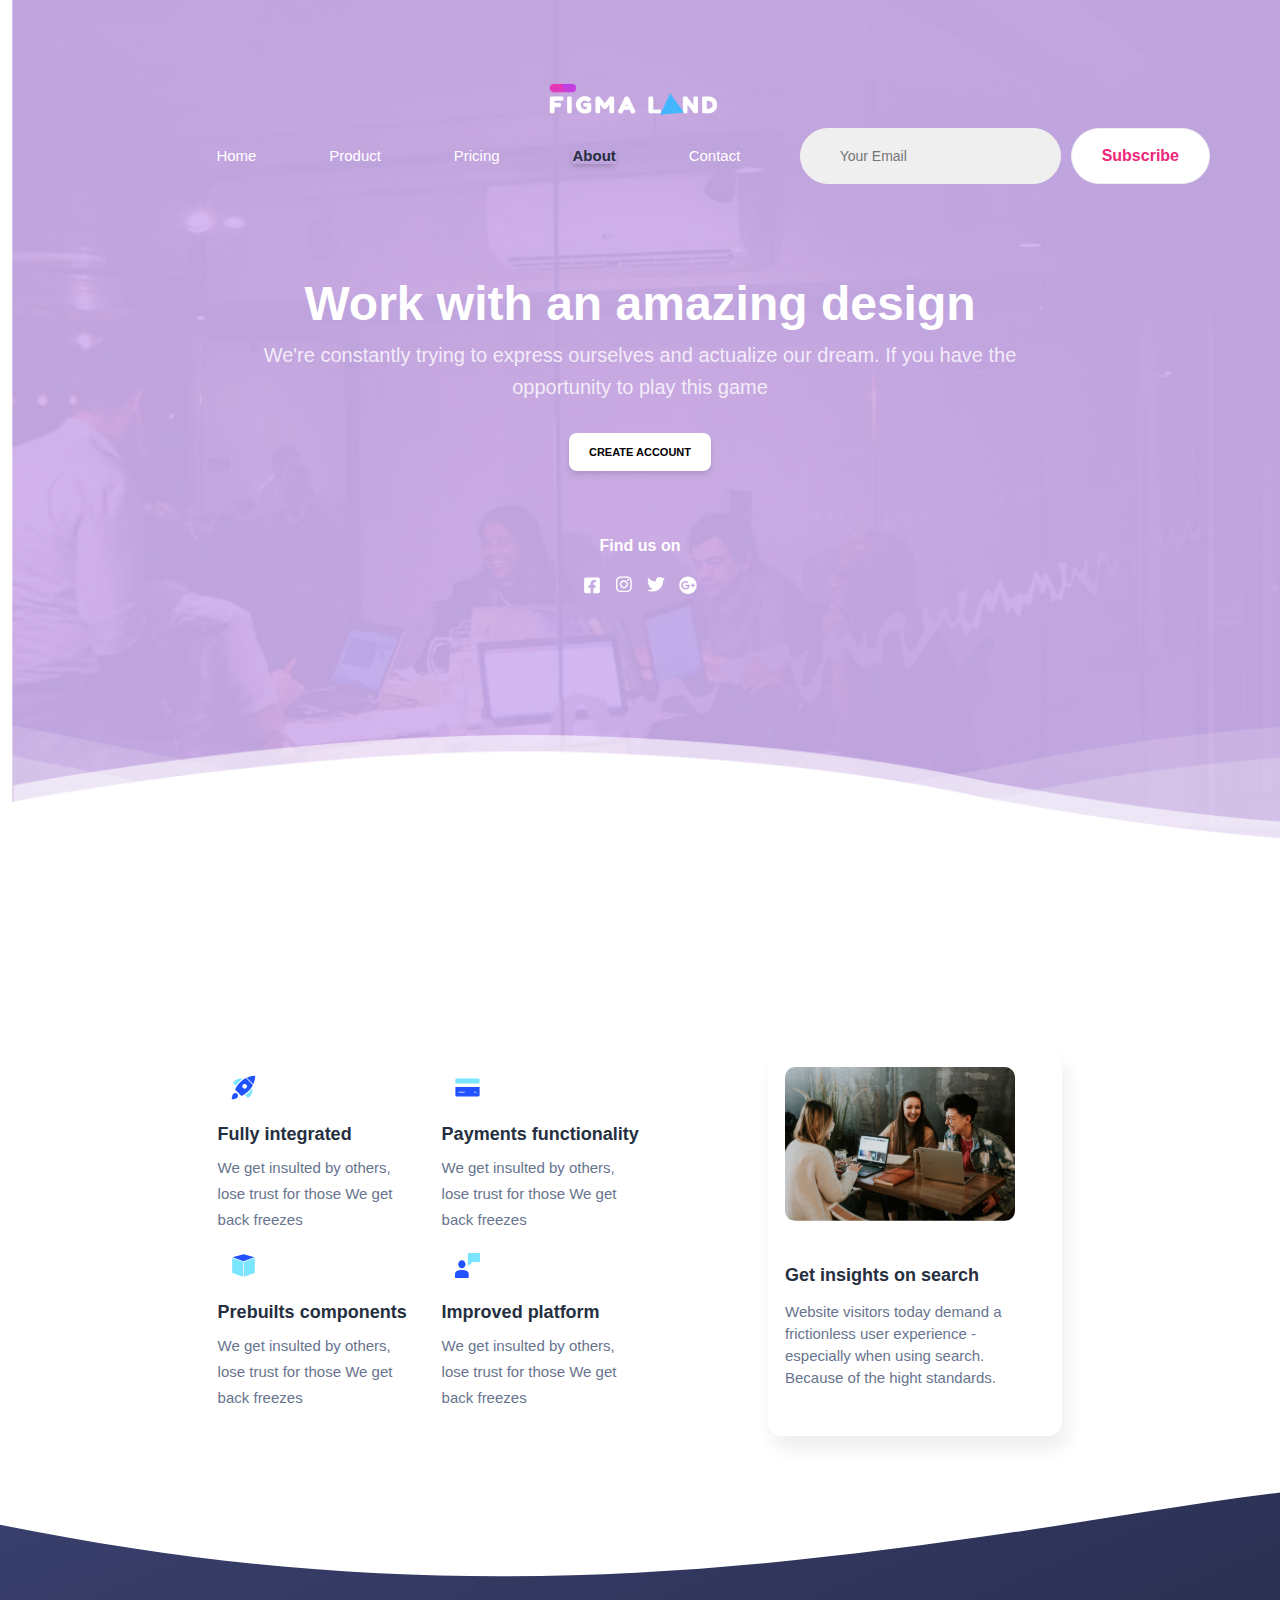
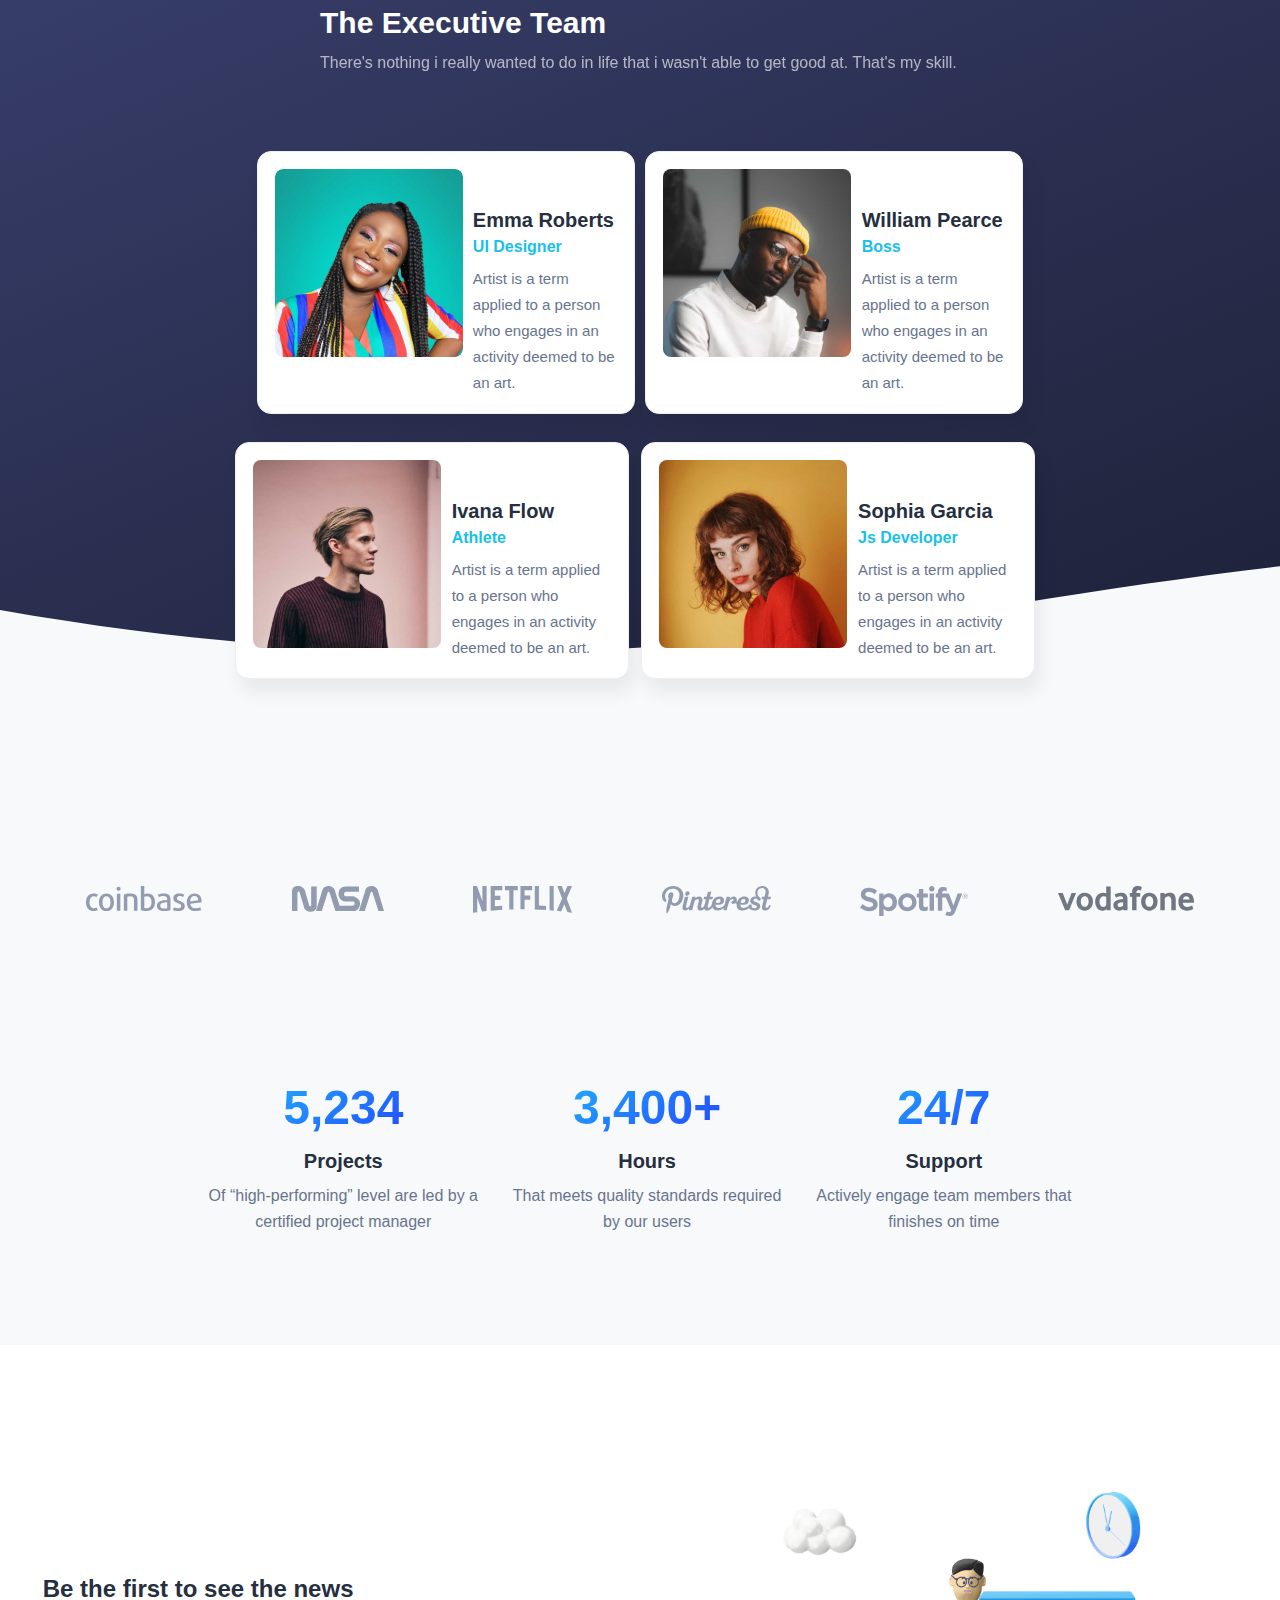
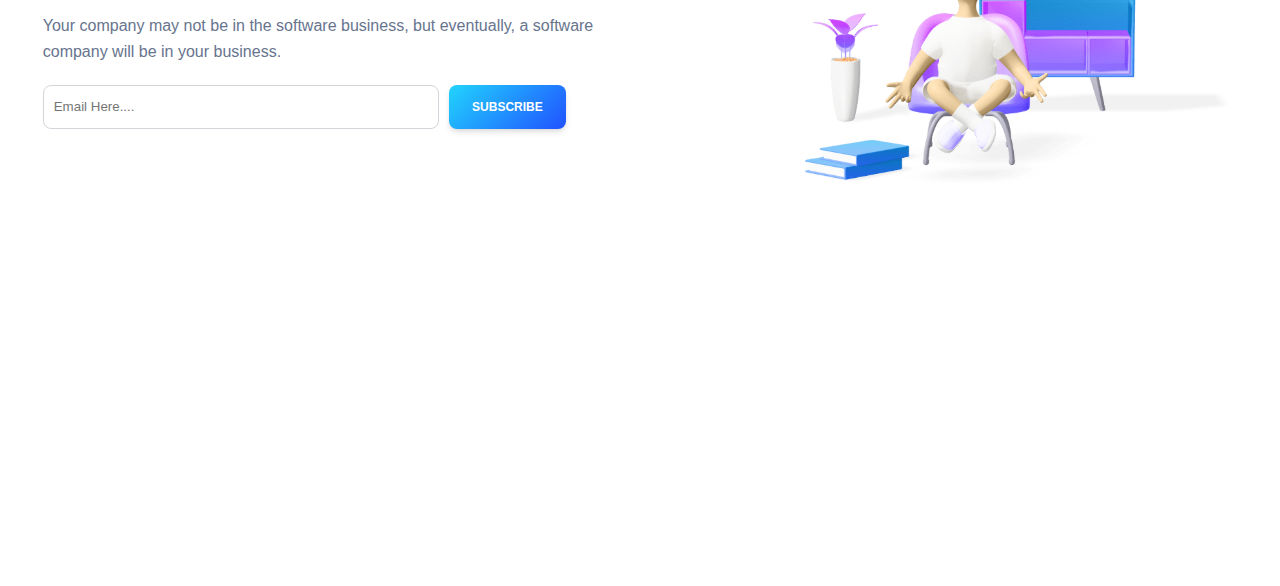
<file: about us.html>
<!DOCTYPE html>
<html lang="en">
<head>
    <meta charset="UTF-8">
    <meta http-equiv="X-UA-Compatible" content="IE=edge">
    <meta name="viewport" content="width=device-width, initial-scale=1.0">
    <link rel="stylesheet" href="./about us.css">
    <title>About Us Page</title>
</head>
<body>
    <header>
        <section class="header-section">
            <div class="logo">
                <img src="./Rectangle 4abt.svg" alt="">
                <div class="hamburger">
                    <span class="bar"></span>
                    <span class="bar"></span>
                    <span class="bar"></span>
                    <!-- <img src="./bx_bx-menu-alt-right.svg" class="hamburger" id="hamburger" alt=""> -->
                </div>
            </div>
            <div class="nav-ul">
                <nav>
                    <ul>
                        <li class="li-links">
                            <a href="./index.html" target="_blank">Home</a>
                        </li>
                        <li class="li-links">
                            <a href="#">Product</a>
                        </li>
                        <li class="li-links">
                            <a href="#">Pricing</a>
                        </li>
                        <li class="li-links"> 
                            <a href="#" ><span class="span-1">About</span></a>
                        </li>
                        <li class="li-links">
                            <a href="#">Contact</a>
                        </li>
                    </ul>
                </nav>
                <div class="subscribe">
                    <input type="text" placeholder="Your Email">
                    <button class="sus-btn">Subscribe</button>
                </div>
            </div>
            
        </section>

        <div class="head-txt">
            <h2>Welcome!</h2>
            <h1>Work with an amazing design</h1>
            <p>We're constantly trying to express ourselves and actualize our dream. If you have the <br> opportunity to play this game</p>
            <button class="btn">CREATE ACCOUNT</button>
            <h6>Find us on</h6>
            <div class="head-txt-img">
                <div class="txt-img">
                    <img src="./White.svg" alt="">
                </div>
                <div class="txt-img">
                    <img src="./WhiteIG.svg" alt="">
                </div>
                <div class="txt-img">
                    <img src="./WhiteTWEET.svg" alt="">
                </div>
                <div class="txt-img">
                    <img src="./WhiteGOOG.svg" alt="">
                </div>
            </div>
        </div>
    </header>
    <!-- header section ends here -->

    <!-- section 1 begins here -->
    <section class="do-am">
        <div class="main-cont1">
            <div class="section1">
                <div>
                    <img src="./Info about .svg" alt="">
                    <h5>Fully integrated</h5>
                    <h6>We get insulted by others, lose trust for those We get back freezes</h6>
                </div>
                <div>
                    <img src="./Info 2 about .svg" alt="">
                    <h5>Payments functionality</h5>
                    <h6>We get insulted by others, lose trust for those We get back freezes</h6>
                </div>
            </div>
            
            <div class="anada-sect1">
                <div>
                    <img src="./Info 3 about .svg" alt="">
                    <h5>Prebuilts components</h5>
                    <h6>We get insulted by others, lose trust for those We get back freezes</h6>
                </div>
                <dIv>
                    <img src="./Info 4 about .svg" alt="">
                    <h5>Improved platform</h5>
                    <h6>We get insulted by others, lose trust for those We get back freezes</h6>
                </dIv>
            </div>
        </div>

        <div class="main-cont2">
            <div class="cont2-section">
                <img src="./Image abt us.svg" alt="">
                <h5>Get insights on search</h5>
                <h6>Website visitors today demand a frictionless user experience - especially when using search. Because of the hight standards.</h6>
            </div>
        </div>
    </section>
    <!-- section 1 ends here -->

    <!-- section 2 starts here -->
    <section class="executive">
        <div class="exe-txt">
            <h2>The Executive Team</h2>
            <p>There's nothing i really wanted to do in life that i wasn't able to get good at. That's my skill.</p>
        </div>
        <div class="madd">
            <div class="madd-content"> 
                <div class="talk">
                    <div class="con">
                        <img src="./Mask Groupabt.svg" alt="">
                    </div>
                    <div class="con-txt">
                        <h5>Emma Roberts</h5>
                        <h6>UI Designer</h6>
                        <h4>Artist is a term applied to a person who engages in an activity deemed to be an art.</h4>
                    </div>
                </div>

                <div class="talk">
                    <div class="con-1">
                        <img src="./Imageabt.png" alt="">
                    </div>
                    <div class="con-txt">
                        <h5>William Pearce</h5>
                        <h6>Boss</h6>
                        <h4>Artist is a term applied to a person who engages in an activity deemed to be an art.</h4>
                    </div>
                </div>
            </div>

            <div class="madd-content2"> 
                <div class="talk-2">
                    <div class="con">
                        <img src="./Image2abt.svg" alt="">
                    </div>
                    <div class="con-txt">
                        <h5>Ivana Flow</h5>
                        <h6>Athlete</h6>
                        <h4>Artist is a term applied to a person who engages in an activity deemed to be an art.</h4>
                    </div>
                </div>

                <div class="talk-2">
                    <div class="con">
                        <img src="./Image3abt.svg" alt="">
                    </div>
                    <div class="con-txt">
                        <h5>Sophia Garcia</h5>
                        <h6>Js Developer</h6>
                        <h4>Artist is a term applied to a person who engages in an activity deemed to be an art.</h4>
                    </div>
                </div>
            </div>
        </div>
    </section>
    <!-- section 2 ends here -->

    <!-- section 3 starts here -->
    <section class="sect3">
        <div class="image-cont">
            <div>
                <img src="./Coinbase Logo.svg" alt="">
            </div>
            <div>
                <img src="./Logosabt.svg" alt="">
            </div>
            <div>
                <img src="./Logosnetflix.svg" alt="">
            </div>
            <div>
                <img src="./Logospinterst.svg" alt="">
            </div>
            <div>
                <img src="./Logosspotify.svg" alt="">
            </div>
            <div>
                <img src="./Logosvodafone.svg" alt="">
            </div>
        </div>

        <div class="image-txt">
            <div>
                <h1>5,234</h1>
                <h5>Projects</h5>
                <h6>Of “high-performing” level are led by a <br> certified project manager</h6>
            </div>

            <div>
                <h1>3,400+</h1>
                <h5>Hours</h5>
                <h6>That meets quality standards required <br> by our users</h6>
            </div>

            <div>
                <h1>24/7</h1>
                <h5>Support</h5>
                <h6>Actively engage team members that <br> finishes on time</h6>
            </div>
        </div>
    </section>
    <!-- section 3 ends here -->

    <!-- sectiion 4 starts here -->
    <section class="sect-4">
        <div class="flex-txt">
            <h4>Be the first to see the news</h4>
            <h6>Your company may not be in the software business, but eventually, a software <br> company will be in your business.</h6>
            <div class="nuct">
                <input type="text" placeholder="Email Here....">
                <div class="nuct-btn">
                    <button>SUBSCRIBE</button>
                </div>
            </div>
        </div>

        <div class="flex-img">
            <img src="./nnnnnn.svg" alt="">
        </div>
    </section>

    <script src="./about us.js"></script>
</body>
</html>
</file>
<file: about us.css>
* {
    margin: 0;
    padding: 0;
    box-sizing: border-box;
}

body {
    width: 100%;
}

@import url('https://fonts.googleapis.com/css2?family=Open+Sans:wght@300;400;500;600;700;800&family=Roboto:wght@100;300;400;500;700;900&display=swap');

:root {
    --font-family-primary: 'Open Sans', sans-serif
}

header {
    background-image: url(./Background.png);
    background-repeat: no-repeat;
    background-size: cover;
    height: 100vh;
}

.header-section {
    display: flex;
    padding: 70px;
}


.logo {
    width: 30%;
    display: flex;
    flex-direction: row;
    justify-content: space-between;
}

.hamburger {
    display: none;
    cursor: pointer;
    transition: 0.75s ease-in;
}

.bar {
    display: block;
    width: 25px;
    height: 3px;
    margin: 5px auto;
    -webkit-transition: all 0.3s ease-in-out;
    transition: all 0.3s ease-in-out;
    background-color: #fff;
}

.hamburger:hover {
    /* transform: rotate(225deg); */
    opacity: 0.1s;
}

.nav-ul{
    display: flex;
    width: 70%;
    margin: auto;
    align-items: center;
    /* background-color: lightblue; */
    justify-content: space-between;
}

nav {
    width: 62%;
    padding-left: 110px;
}

nav ul {
    display: flex;
    list-style: none;
    justify-content: space-around;
}

.li-links a{
    text-decoration: none;
    color: #ffffff;
    font-family: var(--font-family-primary);
    font-size: 15px;
    transition: 0.6s;
}

.span-1 {
    font-weight: bold;
    border-bottom: 5 px solid;
    color: #252F40;
    box-shadow: 0px 4px 7px -1px rgba(0, 0, 0, 0.11), 0px 2px 4px -1px rgba(0, 0, 0, 0.07);
}

.li-links a:hover{
    font-weight: bold;
    border-bottom: 5px solid;
    /* color:bisque; */
    color: #252F40;
    box-shadow: 0px 4px 7px -1px rgba(0, 0, 0, 0.11), 0px 2px 4px -1px rgba(0, 0, 0, 0.07);

}

.subscribe{
    width: 10%;
    display: flex;
    justify-content: flex-end;
    /* background: black; */
}

.subscribe > input {
    padding: 19px 39px;
    border-radius: 39px;
    background-color: #EFEFEF;
    border: 1px solid #efefef;
    font-family: var(--font-family-primary);
    font-size: 14px;
    line-height: 16px;
    font-weight: 400;
    margin-right: 10px;
    transition: 0.6s;
}

.subscribe > input:hover {
    background-color: transparent;
    border: 1px #252B42 solid;
    font-weight: 400;
}

.sus-btn {
    padding: 19px 30px;
    background-color: #ffffff;
    border-radius: 35px;
    border: 1px solid #efefef;
    color: #EF2779;
    font-size: 16px;
    line-height: 16px;
    font-weight: 600;
    transition: 0.6s;
}

.sus-btn:hover {
    background-color: transparent;
    font-weight: bold;
    color: #EF2779;
    border: 3px solid #fff;
}

.hamburger {
    display: none;
}

.head-txt h2 {
    display: none;
    font-size: 58px;
    line-height: 0px;
    align-items: center;
    text-align: center;
    justify-content: center;
    font-weight: 700;
    font-family:var(--font-family-primary);
}

.head-txt {
    text-align: center;
    padding-top: 20px;
    color: #ffffff;
}

.head-txt h1 {
    font-size: 48px;
    line-height: 0px;
    align-items: center;
    text-align: center;
    justify-content: center;
    font-weight: 700;
    font-family:var(--font-family-primary);
}

.head-txt p {
    color: #FFFFFFCC;
    font-family: var(--font-family-primary);
    font-size: 20px;
    line-height: 32px;
    align-items: center;
    font-weight: 400;
    padding-top: 35px;
    text-align: center;

}

.btn {
    border-radius: 8px;
    padding: auto;
    padding: 13px 20px;
    margin-top: 30px;
    font-weight: 700;
    line-height: 12px;
    font-family: var(--font-family-primary);
    margin-bottom: 50px;
    box-shadow: 0px 4px 7px -1px rgba(0, 0, 0, 0.11), 0px 2px 4px -1px rgba(0, 0, 0, 0.07);
    border: none;
    font-size: 11px;
    font-weight: 700;
    background-color: #ffffff;
    transition: 0.6s;
    color: #000000;
}

.btn:hover{
    background-color: transparent;
    border-radius: 10px solid transparent;
    color: #fff;
}

.head-txt {
    padding-top: 50px;
}

.head-txt h6 {
    font-family: var(--font-family-primary);
    font-size: 16px;
    font-weight: 600;
    align-items: center;
    color: #fff;
    line-height: 0px;
    margin-top: 25px;
}

.head-txt-img {
    display: flex;
    flex-direction: row;
    justify-content: center;
    padding-top: 30px;
    gap: 1.1%;
}

.do-am {
    display: flex;
    /* width: 80%; */
    gap: 8%;
    justify-content: center;
    /* padding: 100px; */
    margin: 0 auto;
    padding-top: 150px;
    align-items: center;
    justify-content: center;
}

.main-cont1 {
    width: 35%;
    /* background-color: bisque;  */
}

.section1 {
    display: flex;
    width: 100%;
    gap: 0%;
    padding-bottom: 20px;
}

.section1 img {
    padding-bottom: 20px;
    margin-left: 13px;
}

.section1 h5 {
    padding-bottom: 10px;
    font-weight: 600;
    font-family: var(--font-family-primary);
    color: #252F40;
    align-items: center;
    font-size: 18px;
}

.section1 h6 {
    line-height: 26px;
    font-size: 15px;
    font-weight: 400;
    font-family: var(--font-family-primary);
    color: #67748E;
    width: 90%;
}

.anada-sect1{
    display: flex;
    width: 100%;
    gap: 0%;
}

.anada-sect1 img {
    padding-bottom: 20px;
    margin-left: 13px;
}

.anada-sect1 h5 {
    padding-bottom: 10px;
    font-weight: 600;
    font-family: var(--font-family-primary);
    color: #252F40;
    align-items: center;
    font-size: 18px;
}

.anada-sect1 h6 {
    line-height: 26px;
    font-size: 15px;
    font-weight: 400;
    font-family: var(--font-family-primary);
    color: #67748E;
    width: 90%;
}

.main-cont2 {
    /* background-color: #252B42; */
    width: 23%;
}

.cont2-section {
    box-sizing: border-box;
    border-radius: 14px;
    border: 1px solid #efefef;
    box-shadow: 5px 13px 19px 0px rgba(0, 0, 0, 0.07);
    background-color: #ffff;
    padding: 17px;
    border: none #efefef;
}

.cont2-section > img {
    width: 18vw;
    justify-content: center;
    border-radius: 10px;
}

.cont2-section h5 {
    padding-top: 40px;
    font-family: var(--font-family-primary);
    font-weight: 600;
    font-size: 18px;
    color: #252F40;
}

.cont2-section h6{
    font-weight: 400;
    font-family: var(--font-family-primary);
    line-height: 36px;
    font-size: 15px;
    color: #67748E;
    width: 100%;
    line-height: 22px;
    padding-top: 15px;
    padding-bottom: 30px;
}

.executive{
    /* background-image: linear-gradient(135deg, #3A416F 0%, #141727 100%); */
    background-image: url(./Backgroundexecutive.svg);
    background-repeat: no-repeat;
    background-size: cover;
    height: 100vh;
}

.exe-txt {
    /* padding-top: 200px; */
    padding: 170px;
    margin-left: 150px;
    /* padding-bottom: -200px; */
}

.exe-txt h2 {
    color: #FFFFFF;
    font-family: var(--font-family-primary);
    font-weight: 700;
    font-size: 30px;
    align-items: center;
    padding-bottom: 10px;
}

.exe-txt p {
    font-family: var(--font-family-primary);
    align-items: center;
    font-weight: 400;
    font-size: 16px;
    line-height: 26px;
    opacity: 80%;
    color: rgba(255, 255, 255, 0.8);
    margin-bottom: -250px;
}

.madd-content {
    margin-top: -25px;
    padding-right: 100px;
    justify-content: center;
    display: flex;
    gap: 1%;
}

.talk {
    display: flex;
    box-sizing: border-box;
    border-radius: 14px;
    border: 1px solid #efefef;
    box-shadow: 5px 13px 19px 0px rgba(0, 0, 0, 0.07);
    background-color: #ffff;
    padding: 17px;
    width: 35%;
    gap: 3%;
}

.madd-content2 {
    /* margin-top: -50px; */
    display: flex;
    gap: 1%;
    padding-right: 10px;
    margin-top: 28px;
    justify-content: center;
}

.talk-2 {
    display: flex;
    box-sizing: border-box;
    border-radius: 14px;
    border: 1px solid #efefef;
    box-shadow: 5px 13px 19px 0px rgba(0, 0, 0, 0.07);
    background-color: #ffff;
    padding: 17px;
    width: 31%;
    gap: 3%;
}

.con-1 > img {
    border-radius: 8px;
}

.con-txt {
    margin-top: 40px;
}

.con-txt h5 {
    font-family: var(--font-family-primary);
    font-weight: 600;
    font-size: 20px;
    align-items: center;
    color: #252F40;
}

.con-txt h6 {
    color: #17C1E8;
    font-family: var(--font-family-primary);
    font-size: 16px;
    font-weight: 600;
    margin-top: 6px;
}

.con-txt h4 {
    color: #67748E;
    font-size: 15px;
    line-height: 26px;
    font-weight: 400;
    font-family: var(--font-family-primary);
    margin-top: 10px;
}

.con > img {
    border-radius: 8px;
}

.madd-content {
    display: flex;
    gap: 1%;
    justify-content: center;
    padding-left: 100px;
    /* padding-top: -100px ; */
    /* margin-top: 100px; */
}

.sect3 {
    background-color: #F8F9FA;
}

.image-cont {
    display: flex;
    gap: 7%;
    /* padding: 50px; */
    justify-content: center;
}

.image-txt {
    display: flex;
    justify-content: center;
    gap: 3%;
    margin-top: 100px;
    padding: 60px;
}

.image-txt h1 {
    align-items: center;
    text-align: center;
    font-size: 48px;
    font-weight: 700;
    background-image:linear-gradient(142.76deg, #21D4FD -8.13%, #2152FF 74.24%);
    -webkit-background-clip: text;
    -webkit-text-fill-color: transparent;
    font-family: var(--font-family-primary);
    margin-bottom: 15px;
}

.image-txt h5 {
    text-align: center;
    font-weight: 600;
    font-size: 20px;
    color: #252F40;
    align-items: center;
    font-family: var(--font-family-primary);
    margin-bottom: 10px;
}

.image-txt h6 {
    text-align: center;
    font-family: var(--font-family-primary);
    color: #67748E;
    font-size: 16px;
    line-height: 26px;
    font-weight: 400;
    align-items: center;
    padding-bottom: 50px;
}

.sect-4 {
    display: flex;
    justify-content: center;
    gap: 10%;
    margin-top: 100px;
    padding-bottom: 350px;
}

.flex-txt {
    margin-top: 130px;
}

.flex-txt h4 {
    font-family: var(--font-family-primary);
    font-size: 24px;
    font-weight: 600;
    color: #252F40;
    align-items: center;
}

.flex-txt h6 {
    font-family: var(--font-family-primary);
    font-size: 16px;
    font-weight: 400;
    line-height: 26px;
    color: #67748E;
    margin-top: 10px;
}

.nuct {
    margin-top: 20px;
    display: flex;
}

.nuct-btn {
    margin-left: 10px;
}

.flex-txt input {
    padding: 12px 10px;
    width: 72%;
    color: #000000;
    border: 1px solid #D2D6DA;
    box-sizing: border-box;
    border-radius: 8px;
    transition: 0.9s;
}

.flex-txt input:hover {
    transition: 0.6s;
}

.nuct-btn > button {
    border-radius: 8px;
    background-image: linear-gradient(135deg, #21D4FD 0%, #2152FF 100%);
    color: #FFFFFF;
    font-family: var(--font-family-primary);
    font-size: 12px;
    line-height: 12px;
    font-weight: 700;
    text-align: center;
    padding: 16px 23px;
    border: none;
    box-shadow: 0px 4px 7px -1px rgba(0, 0, 0, 0.11), 0px 2px 4px -1px rgba(0, 0, 0, 0.07);
}

@media screen and (max-width: 1470px){

    
    .logo {
        width: 100%;
    }

    .nav-ul {
        width: 100%;
    }

    .li-links a {
        width: 100%;
    }

    .header-section {
        display: inline-block;
        flex-direction: column;
        width: 100%;
    }

    .logo {
        justify-content: center;
        align-items: center;
        text-align: center;
    }

    .nav-sub {
        width: 100%;
    }
}

@media screen and (max-width: 1280px) {
    .sect3 {
        padding-top: 150px;
    }
}

@media  screen and (max-width: 1220px) {

    .logo {
        display: flex;
        flex-direction: row;
        justify-content: space-between;
        width: 100%;
    }

    .logo > img {
        /* width: 100%; */
    }
    
    .head-txt h6 {
        margin-top: -20px;
    }

    .nav-ul {
        /* display: none; */
    }

    .image-cont {
        padding-top: 400px;
    }

    .cont2-section > img {
        width: 100%;
    }

    .hamburger {
        display: block;
        /* margin-top: 28px; */
    }

    .hamburger.active .bar:nth-child(2) {
        opacity: 0;
    }

    .hamburger.active .bar:nth-child(1) {
        transform: translateY(8px) rotate(45deg);
    }

    .hamburger.active .bar:nth-child(3) {
        transform: translateY(-8px) rotate(-45deg);
    }

    .nav-ul {
        position: fixed;
        left: -100%;
        top: 70px;
        gap: 0;
        flex-direction: column;
        background-color: rgba(0, 0, 0, 0.07);
        box-sizing: border-box;
        box-shadow: 0px 13px 19px rgba(0, 0, 0, 0.07);
        /* border: 4px solid #000000; */
        width: 100%;
        height: 100vh;
        text-align: center;
        align-items: center;
        justify-content: center;
        border-radius: 38px;
        transition: 0.95s ease-in-out;
        padding-bottom: 100px;
    }

    .nav-ul a {
        color: #000000;
        font-weight: 700;
        font-size: 1.5rem;
        align-items: center;
        text-align: center;
        justify-content: center;
    }

    ul {
        display: flex;
        flex-direction: column;
        text-transform: uppercase;
        text-align: center;
        align-items: center;
        justify-content: center;
        width: 100%;
    }

    .sect3 {
        padding-top: -150px;
    }


}

@media screen and (max-width: 1140px) {
    

    /* .do-am {
        display: inline-block;
        justify-content: center;
        width: 100%;
        align-items: center;
        text-align: center;
        justify-content: space-between;
        gap: 10%; 
    } */

    .cont2-section > img {
        width: 100%;
    }

    .main-cont1 img {
        align-items: center;
        justify-content: center;
        text-align: center;
    }

    .section1 h5 {
        text-align: center;
    }

    .section1 h6 {
        text-align: center;
    }

    .anada-sect1 h5 {
        text-align: center;
    }

    .anada-sect1 h6 {
        text-align: center;
    }

    .cont2-section h5 {
        align-items: center;
        text-align: center;
    }

    .cont2-section h6 {
        text-align: center;
        width: 100%;
    }

    .madd-content {
        gap: 5%;
    }

    .madd-content2 {
        gap: 5%; 
    }

    .talk {
        display: inline-block;
    }

    .talk h5 {
        align-items: center;
        text-align: center;
    }

    .talk h6 {
        text-align: center;
    }

    .talk h4 {
        text-align: center;
    }

    .con > img {
        text-align: center;
        align-items: center;
        justify-content: center;
        /* padding-right: 80px; */
        width: 100%;
        justify-content: center;
    }

    .con-1 > img {
        text-align: center;
        align-items: center;
        justify-content: center;
        /* padding-left: 50px; */
        width: 100%;
        justify-content: center;
    }

    .talk-2 {
        display: inline-block;
    }

    .talk-2 h5 {
        align-items: center;
        text-align: center;
    }

    .talk-2 h6 {
        text-align: center;
    }

    .talk-2 h4 {
        text-align: center;
    }

    .con > img {
        text-align: center;
        align-items: center;
        justify-content: center;
        padding-left: 50px;
    }

    .image-cont {
        padding-top: 600px;
        gap: 5%;
        width: 100%;
        display: ;
    }

    .sect-4 {
        gap: 4%;
        justify-content: center;
        align-items: center;
        text-align: center;
    }
}

@media screen and (max-width:1024px) {

    header{
        margin-top: -50px;
    }

    .head-txt, button {
        margin-top: -90px;
    }
    
    .do-am {
        width: 100%;
        display: flex;
        flex-direction: row;
        justify-content: space-between;
    }

    .main-cont1 {
        justify-content: space-between;
        width: 50%;
    }

    .sect3 {
        width: 100%;
    }

    .image-cont {
        display: flex;
        flex-direction: column;
        justify-content: center;
        align-items: center;
        height: 100%;
    }

    .image-cont div {
        padding-bottom: 50px;
    } 
}

@media screen and (max-width: 875px) {

    .exe-txt {
        width: 100%;
        margin-left: -30px;
        margin-top: -30px;
    }

    .head-txt {
        margin-top: -20px;
    }

    .logo {
        width: 100%;
    }

    .nav-ul {
        display: none;
    }

    .sect3 {
        margin-top: -160px;
    }

    .image-cont  img {
        /* display: none; */
    }

    .do-am {
        display: flex;
        flex-direction: column;
        width: 100%;
    }

    .main-cont1 {
        align-items: center;
        width: 100%;
        margin-bottom: 100px;
    }

    
    .main-cont2 {
        align-items: center;
        width: 100%;
    }

    .section1 {
        align-items: center;
        text-align: center;
    }

    .anada-sect1 {
        text-align: center;
        width: 100%;
    }

    .cont2-section {
        align-items: center;
        text-align: center;
    }

    .nuct {
        display: inline-block;
        flex-direction: column;
        /* width: 100%; */
    }

    .nuct > input {
        padding: 8px 50px;
        width: 100%;
    }

    .nuct-btn {
        margin-top: 10px;
        width: 100%;
    }

    .sect-4 {
        display: inline-block;
        width: 100%;
    }
}

@media screen and (max-width: 820px) {

    .logo {
        margin-top: 50px;
    }
    .head-txt {
        /* margin-top: 10px; */
    }

    .btn {
        margin-top: 50px;
    }

    .head-txt-img {
        margin-top: 10px;
    }

    .sect3 {
        /* padding-top: -800px; */
    }
    
    .nuct-btn {
        margin-top: 10px;
    }
}

@media screen and (max-width: 680px) {

    .head-txt h2 {
        display: block;
        color: #fff;
    }

    .head-txt {
        width: 100%;
        margin-top: -40px;
    }

    .head-txt h1 {
        width: 100%;
        align-items: center;
        text-align: center;
        justify-content: center;
        display: none;
    }

    .do-am {
        display: flex;
        flex-direction: column;
    }

    .main-cont1 {
        display: flex;
        flex-direction: column;
        width: 100%;
        gap: 5%;
        margin-top: -100px;
    }

    .cont2-section {
        display: flex;
        display:none;
        flex-direction: row;
    }

    .image-txt {
        display: flex;
        flex-direction: column;
    }

    .exe-txt p {
        display: none;
    }

    .madd {
        margin-top: -140px;
    }
    
    .madd-content, .madd-content2 {
        display: flex;
        flex-direction: column;
        gap: 20%;
        width: 100%;
        justify-content: center;
    }

    .talk, .talk-2 {
        display: inline-block;
        width: 100%;
        margin-bottom: 30px;
    }

    .sect3 {
        margin-top: 1650px;
    }

    .flex-img {
        width: 100%;
        margin-top: 100px;
    }

    .flex-img > img {
        width: 100%;
    }
}

@media screen and (max-width: 412px) {
    .head-txt h2 {
        display: block;
        color: #fff;
        font-size: 49px;
    }
}

@media screen and (max-width: 510px) {

    .logo > img {
        margin-left: -20px;
    }

    .logo {
        justify-content: space-between;
        display: flex;
        flex-direction: flex-end;
    }

    .logo, .hamburger {
        margin-right: -100px;
    }

    .main-cont1 {
        width: 100%;
        align-items: center;
        justify-content: center;
        text-align: center;

    }

    .section1, .anada-sect1 {
        display: flex;
        flex-direction: column;
        margin-bottom: 20px;
        width: 100%;
        margin: 0 auto;
    }

    .section1 > div {
        margin-bottom: 70px;
    }
    .exe-txt {
        width: 100%;
        margin-left: -100px;
        /* text-align: center; */
        /* align-items: center; */
    }

    .exe-txt h2 {
        width: 100%;
        /* text-align: center; */
        /* align-items: center; */
    }

    .anada-sect1 {
        display: flex;
        flex-direction: column;
        margin-bottom: 20px;
    }

    .anada-sect1 > div {
        margin-bottom: 70px;
    }

    .madd-content {
        display: flex;
        flex-direction: column;
        width: 100%;
    }

    .madd-content > .talk {
        margin-bottom: 30px;
    }

    .talk {
        display: flex;
        flex-direction: column;
        width: 100%;
    }
    
    .madd-content2 {
        display: flex;
        flex-direction: column;
        width: 100%;
    }

    .madd-content2 > .talk-2 {
        margin-bottom: 30px;
    }

    .talk-2 {
        display: flex;
        flex-direction: column;
        width: 100%;
    }

    .sect3 {
        /* margin-top: 0px; */
    }

    .image-cont {
        /* display: block; */
        margin-top: -600px;
    }
}

@media screen and (max-width:375px) {

    .logo > img {
        width: 80%;
    } 

    .madd-content {
        display: none;
    }
    
    .sect3 {
        margin-top: 500px;
    }
}
</file>
